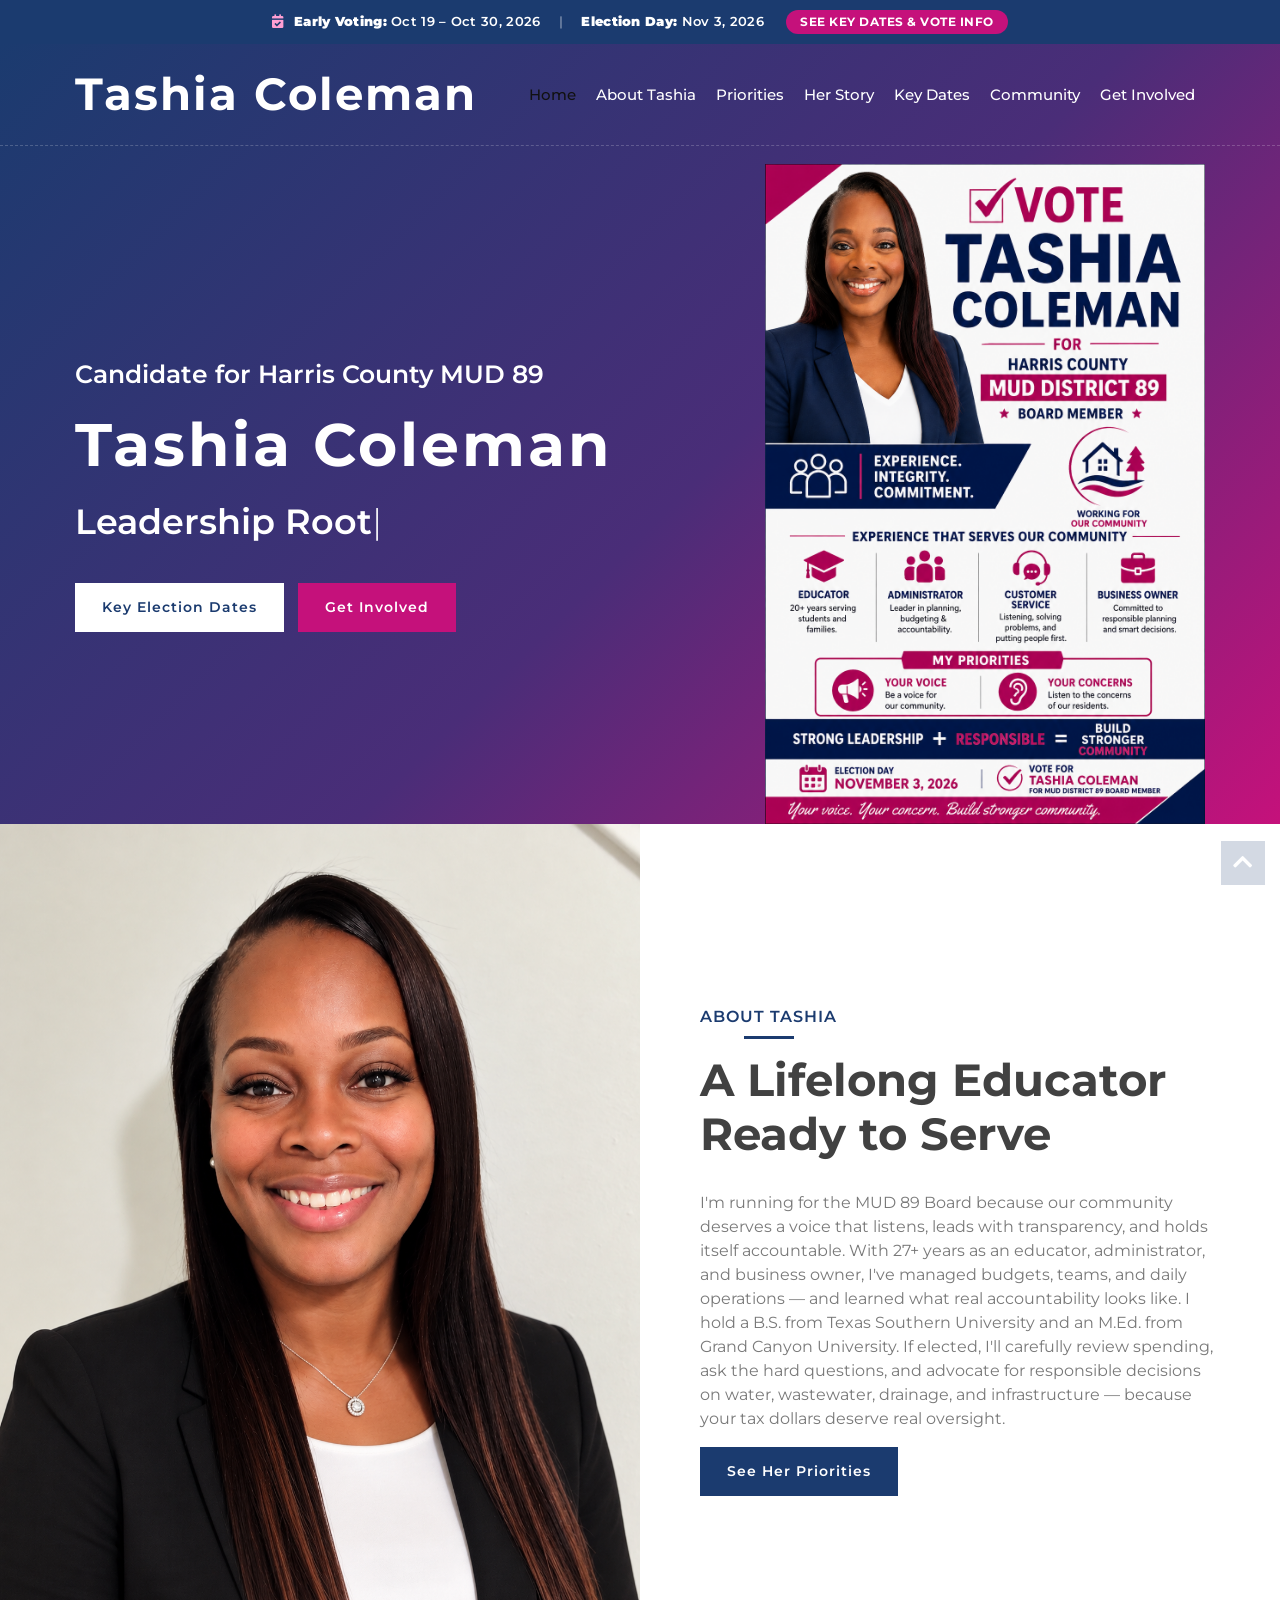
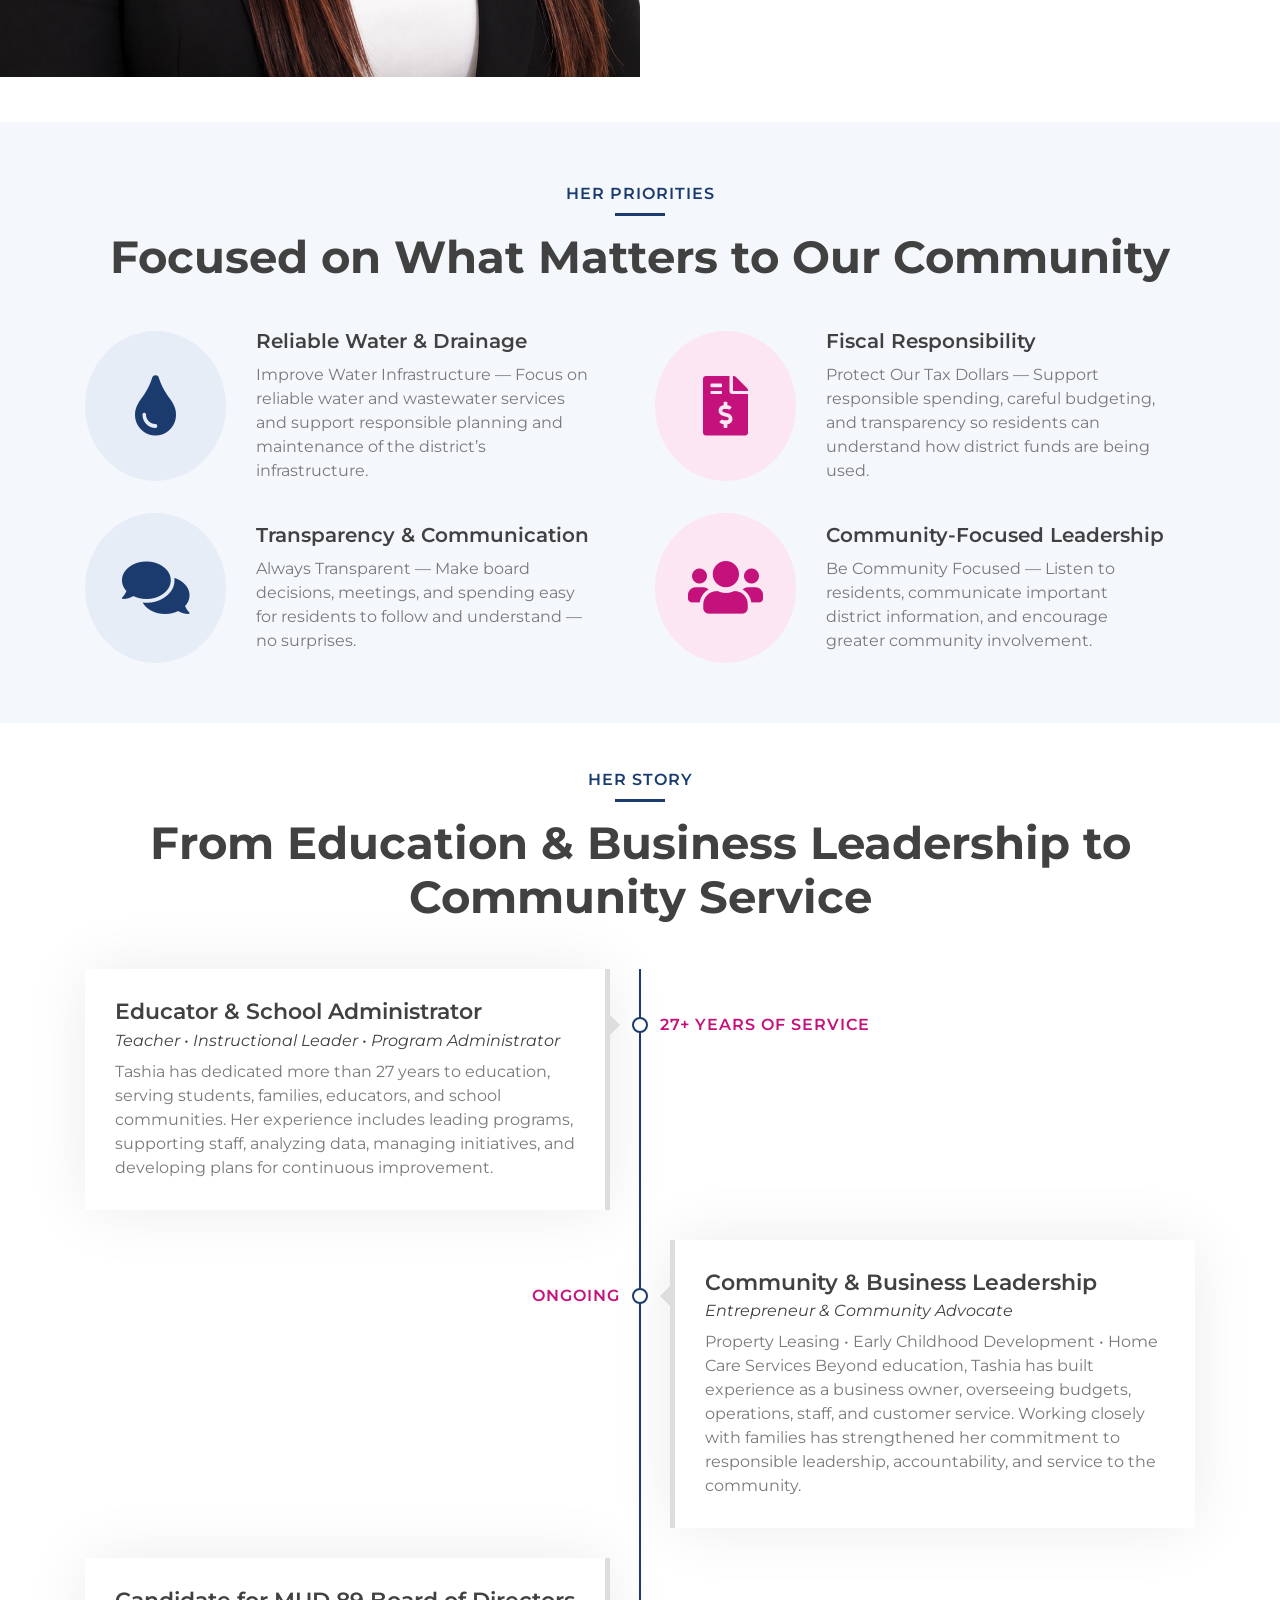
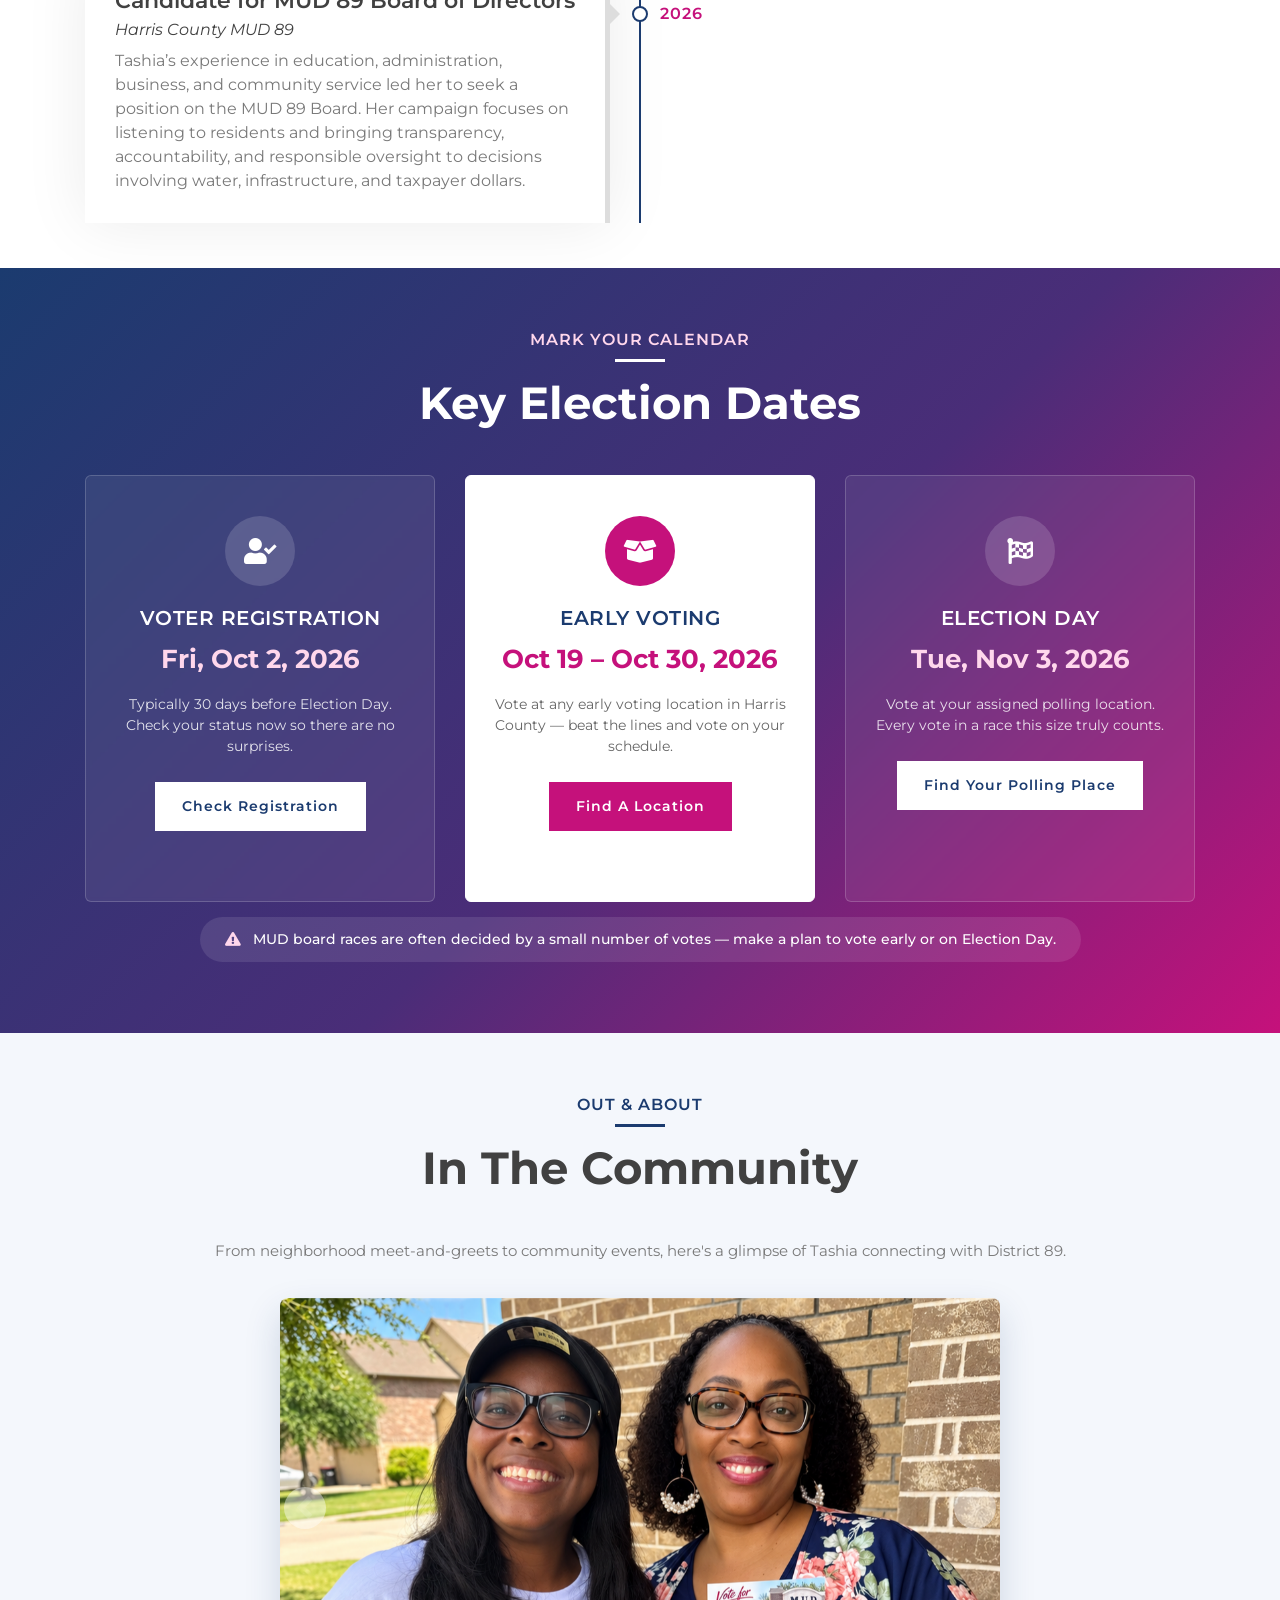
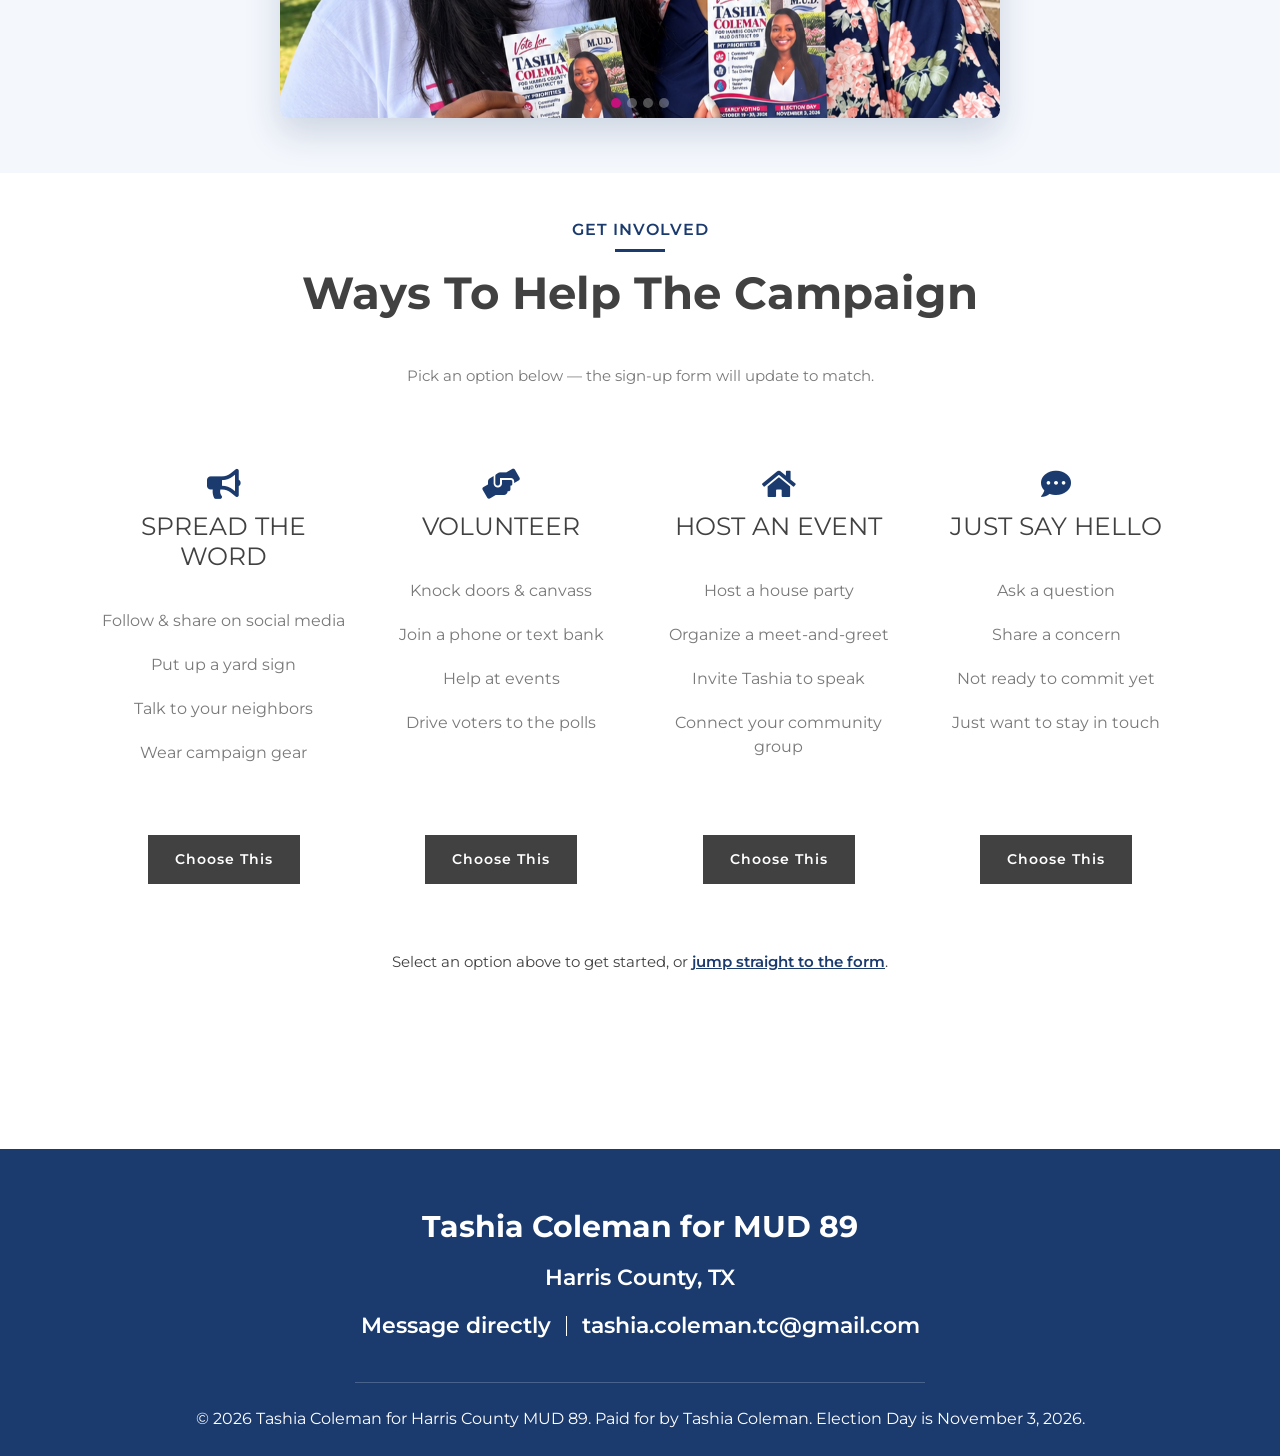
<file: index.html>
<!DOCTYPE html>
<html lang="en">
    <head>
        <meta charset="utf-8">
        <title>Tashia Coleman for Harris County MUD 89</title>
        <meta content="width=device-width, initial-scale=1.0" name="viewport">
        <meta content="Tashia Coleman, Harris County MUD 89, Municipal Utility District, election, early voting" name="keywords">
        <meta content="Tashia Coleman is running for Harris County Municipal Utility District 89. Learn about her background, priorities, and how to vote." name="description">

        <!-- Favicon -->
        <link href="img/favicon-monogram.ico" rel="icon">

        <!-- Google Font -->
        <link href="https://fonts.googleapis.com/css2?family=Montserrat:wght@300;400;500;600;700&display=swap" rel="stylesheet">

        <!-- CSS Libraries -->
        <link href="https://stackpath.bootstrapcdn.com/bootstrap/4.4.1/css/bootstrap.min.css" rel="stylesheet">
        <link href="https://cdnjs.cloudflare.com/ajax/libs/font-awesome/5.10.0/css/all.min.css" rel="stylesheet">
        <link href="lib/animate/animate.min.css" rel="stylesheet">

        <!-- Template Stylesheet -->
        <link href="css/style.css" rel="stylesheet">
        <!-- Google tag (gtag.js) -->
        <script async src="https://www.googletagmanager.com/gtag/js?id=G-0HP3XFN639"></script>
        <script>
            window.dataLayer = window.dataLayer || [];
            function gtag(){dataLayer.push(arguments);}
            gtag('js', new Date());

            gtag('config', 'G-0HP3XFN639');
        </script>
    </head>
    <body data-spy="scroll" data-target=".navbar" data-offset="51">
        <!-- Announcement Bar Start -->
        <div class="announcement-bar">
            <div class="container-fluid">
                <p>
                    <i class="fa fa-calendar-check"></i>
                    <span><strong>Early Voting:</strong> Oct 19 – Oct 30, 2026</span>
                    <span class="divider">|</span>
                    <span><strong>Election Day:</strong> Nov 3, 2026</span>
                    <a href="#dates">See Key Dates &amp; Vote Info</a>
                </p>
            </div>
        </div>
        <!-- Announcement Bar End -->

        <!-- Nav Bar Start -->
        <div class="navbar navbar-expand-lg bg-light navbar-light">
            <div class="container-fluid">
                <a href="index.html" class="navbar-brand">Tashia Coleman</a>
                <button type="button" class="navbar-toggler" data-toggle="collapse" data-target="#navbarCollapse">
                    <span class="navbar-toggler-icon"></span>
                </button>

                <div class="collapse navbar-collapse justify-content-between" id="navbarCollapse">
                    <div class="navbar-nav ml-auto">
                        <a href="#home" class="nav-item nav-link active">Home</a>
                        <a href="#about" class="nav-item nav-link">About Tashia</a>
                        <a href="#service" class="nav-item nav-link">Priorities</a>
                        <a href="#experience" class="nav-item nav-link">Her Story</a>
                        <a href="#dates" class="nav-item nav-link">Key Dates</a>
                        <a href="#community" class="nav-item nav-link">Community</a>
                        <a href="#price" class="nav-item nav-link">Get Involved</a>
                    </div>
                </div>
            </div>
        </div>
        <!-- Nav Bar End -->


        <!-- Hero Start -->
        <div class="hero" id="home">
            <div class="container-fluid">
                <div class="row align-items-center">
                    <div class="col-sm-12 col-md-6">
                        <div class="hero-content">
                            <div class="hero-text">
                                <p>Candidate for Harris County MUD 89</p>
                                <h1>Tashia Coleman</h1>
                                <h2></h2>
                                <div class="typed-text">Leadership Rooted in Service., Focused on Community., Bringing Decades of Leadership, Business Experience, and Community Service to MUD 89., Election Day is November 3rd 2026</div>
                            </div>
                            <div class="hero-btn">
                                <a class="btn" href="#dates">Key Election Dates</a>
                                <a class="btn btn-magenta" href="#price">Get Involved</a>
                            </div>
<!--                            <div class="hero-social">-->
<!--                                <a href="#" target="_blank" rel="noopener" aria-label="Facebook"><i class="fab fa-facebook-f"></i> <span>Follow the campaign</span></a>-->
<!--                            </div>-->
                        </div>
                    </div>
                    <div class="col-sm-12 col-md-6 d-none d-md-block">
                        <div class="hero-image">
                            <img src="img/primary_flyer.png" alt="Hero Image">
                        </div>
                    </div>
                </div>
            </div>
        </div>
        <!-- Hero End -->


        <!-- About Start -->
        <div class="about wow fadeInUp" data-wow-delay="0.1s" id="about">
            <div class="container-fluid">
                <div class="row align-items-center">
                    <div class="col-lg-6">
                        <div class="about-img">
                            <img src="img/hero_photo.png" alt="Image">
                        </div>
                    </div>
                    <div class="col-lg-6">
                        <div class="about-content">
                            <div class="section-header text-left">
                                <p>About Tashia</p>
                                <h2>A Lifelong Educator Ready to Serve</h2>
                            </div>
                            <div class="about-text">
                                <p>

                                    I'm running for the MUD 89 Board because our community deserves a voice that listens, leads with transparency, and holds itself accountable.

                                    With 27+ years as an educator, administrator, and business owner, I've managed budgets, teams, and daily operations — and learned what real accountability looks like. I hold a B.S. from Texas Southern University and an M.Ed. from Grand Canyon University.

                                    If elected, I'll carefully review spending, ask the hard questions, and advocate for responsible decisions on water, wastewater, drainage, and infrastructure — because your tax dollars deserve real oversight.
                                </p>
                            </div>
                            <a class="btn" href="#service">See Her Priorities</a>
                        </div>
                    </div>
                </div>
            </div>
        </div>
        <!-- About End -->
        
        
        <!-- Service Start -->
        <div class="service" id="service">
            <div class="container">
                <div class="section-header text-center wow zoomIn" data-wow-delay="0.1s">
                    <p>Her Priorities</p>
                    <h2>Focused on What Matters to Our Community</h2>
                </div>
                <div class="row">
                    <div class="col-lg-6 wow fadeInUp" data-wow-delay="0.0s">
                        <div class="service-item">
                            <div class="service-icon">
                                <i class="fas fa-tint"></i>
                            </div>
                            <div class="service-text">
                                <h3>Reliable Water &amp; Drainage</h3>
                                <p>
                                    Improve Water Infrastructure — Focus on reliable water and wastewater services and support responsible planning and maintenance of the district’s infrastructure.
                                </p>
                            </div>
                        </div>
                    </div>
                    <div class="col-lg-6 wow fadeInUp" data-wow-delay="0.2s">
                        <div class="service-item">
                            <div class="service-icon">
                                <i class="fas fa-file-invoice-dollar"></i>
                            </div>
                            <div class="service-text">
                                <h3>Fiscal Responsibility</h3>
                                <p>
                                    Protect Our Tax Dollars — Support responsible spending, careful budgeting, and transparency so residents can understand how district funds are being used.
                                </p>
                            </div>
                        </div>
                    </div>
                    <div class="col-lg-6 wow fadeInUp" data-wow-delay="0.4s">
                        <div class="service-item">
                            <div class="service-icon">
                                <i class="fas fa-comments"></i>
                            </div>
                            <div class="service-text">
                                <h3>Transparency &amp; Communication</h3>
                                <p>
                                    Always Transparent — Make board decisions, meetings, and spending easy for residents to follow and understand — no surprises.
                                </p>
                            </div>
                        </div>
                    </div>
                    <div class="col-lg-6 wow fadeInUp" data-wow-delay="0.6s">
                        <div class="service-item">
                            <div class="service-icon">
                                <i class="fas fa-users"></i>
                            </div>
                            <div class="service-text">
                                <h3>Community-Focused Leadership</h3>
                                <p>
                                    Be Community Focused — Listen to residents, communicate important district information, and encourage greater community involvement.
                                </p>
                            </div>
                        </div>
                    </div>
                </div>
            </div>
        </div>
        <!-- Service End -->
        
        
         <!-- Experience Start -->
        <div class="experience" id="experience">
            <div class="container">
                <header class="section-header text-center wow zoomIn" data-wow-delay="0.1s">
                    <p>Her Story</p>
                    <h2>From Education & Business Leadership to Community Service</h2>
                </header>
                <div class="timeline">
                    <div class="timeline-item left wow slideInLeft" data-wow-delay="0.1s">
                        <div class="timeline-text">
                            <div class="timeline-date">27+ Years of Service</div>
                            <h2>Educator & School Administrator</h2>
                            <h4>Teacher • Instructional Leader • Program Administrator</h4>
                            <p>
                                Tashia has dedicated more than 27 years to education, serving students, families, educators, and school communities. Her experience includes leading programs, supporting staff, analyzing data, managing initiatives, and developing plans for continuous improvement.
                            </p>
                        </div>
                    </div>
                    <div class="timeline-item right wow slideInRight" data-wow-delay="0.1s">
                        <div class="timeline-text">
                            <div class="timeline-date">Ongoing</div>
                            <h2>Community & Business Leadership</h2>
                            <h4>Entrepreneur & Community Advocate</h4>
                            <p>Property Leasing • Early Childhood Development • Home Care Services
                                Beyond education, Tashia has built experience as a business owner, overseeing budgets, operations, staff, and customer service. Working closely with families has strengthened her commitment to responsible leadership, accountability, and service to the community.</p>
                        </div>
                    </div>
                    <div class="timeline-item left wow slideInLeft" data-wow-delay="0.1s">
                        <div class="timeline-text">
                            <div class="timeline-date">2026</div>
                            <h2>Candidate for MUD 89 Board of Directors</h2>
                            <h4>Harris County MUD 89</h4>
                            <p>
                                Tashia’s experience in education, administration, business, and community service led her to seek a position on the MUD 89 Board. Her campaign focuses on listening to residents and bringing transparency, accountability, and responsible oversight to decisions involving water, infrastructure, and taxpayer dollars.                            </p>
                        </div>
                    </div>
                </div>
            </div>
        </div>
        <!-- Job Experience End -->
        
        
        <!-- Key Dates Start -->
        <div class="key-dates" id="dates">
            <div class="container">
                <div class="section-header text-center wow zoomIn" data-wow-delay="0.1s">
                    <p>Mark Your Calendar</p>
                    <h2>Key Election Dates</h2>
                </div>
                <div class="row">
                    <div class="col-md-4 wow fadeInUp" data-wow-delay="0.0s">
                        <div class="date-card">
                            <div class="date-card-icon"><i class="fa fa-user-check"></i></div>
                            <h3>Voter Registration</h3>
                            <div class="date-card-date">Fri, Oct 2, 2026</div>
                            <p>Typically 30 days before Election Day. Check your status now so there are no surprises.</p>
                            <a class="btn" href="https://www.hctax.net/Voter/Search.cshtml" target="_blank" rel="noopener">Check Registration</a>
                        </div>
                    </div>
                    <div class="col-md-4 wow fadeInUp" data-wow-delay="0.2s">
                        <div class="date-card date-card-featured">
                            <div class="date-card-icon"><i class="fa fa-box-open"></i></div>
                            <h3>Early Voting</h3>
                            <div class="date-card-date">Oct 19 – Oct 30, 2026</div>
                            <p>Vote at any early voting location in Harris County — beat the lines and vote on your schedule.</p>
                            <a class="btn" href="https://www.harrisvotes.com/" target="_blank" rel="noopener">Find A Location</a>
                        </div>
                    </div>
                    <div class="col-md-4 wow fadeInUp" data-wow-delay="0.4s">
                        <div class="date-card">
                            <div class="date-card-icon"><i class="fa fa-flag-checkered"></i></div>
                            <h3>Election Day</h3>
                            <div class="date-card-date">Tue, Nov 3, 2026</div>
                            <p>Vote at your assigned polling location. Every vote in a race this size truly counts.</p>
                            <a class="btn" href="hhttps://www.harrisvotes.com/Voter/Whats-on-my-Ballot" target="_blank" rel="noopener">Find Your Polling Place</a>
                        </div>
                    </div>
                </div>
                <div class="key-dates-note text-center">
                    <p>
                        <i class="fa fa-exclamation-triangle"></i>
                        MUD board races are often decided by a small number of votes — make a plan to vote early or on Election Day.
                    </p>
                </div>
            </div>
        </div>
        <!-- Key Dates End -->
        
        
        <!-- Community Start -->
        <div class="community" id="community">
            <div class="container">
                <div class="section-header text-center wow zoomIn" data-wow-delay="0.1s">
                    <p>Out &amp; About</p>
                    <h2>In The Community</h2>
                </div>
                <p class="text-center choice-instructions">From neighborhood meet-and-greets to community events, here's a glimpse of Tashia connecting with District 89.</p>

                <!-- Bootstrap's built-in carousel component (already loaded via
                     bootstrap.bundle.min.js) -- no custom JS needed at all. -->
                <div id="communityCarousel" class="carousel slide community-bs-carousel" data-ride="carousel" data-interval="6000">
                    <ol class="carousel-indicators">
                        <li data-target="#communityCarousel" data-slide-to="0" class="active"></li>
                        <li data-target="#communityCarousel" data-slide-to="1"></li>
                        <li data-target="#communityCarousel" data-slide-to="2"></li>
                        <li data-target="#communityCarousel" data-slide-to="3"></li>
                    </ol>
                    <div class="carousel-inner">
                        <div class="carousel-item active">
                            <img src="img/community_photo_2.png" class="d-block w-100" alt="Photo 1">
                        </div>
                        <div class="carousel-item">
                            <img src="img/community_photo_1.png" class="d-block w-100" alt="Photo 2">
                        </div>
                        <div class="carousel-item">
                            <img src="img/door_knocking_1.png" class="d-block w-100" alt="Photo 3">
                        </div>
                        <div class="carousel-item">
                            <img src="img/door_knocking_2.png" class="d-block w-100" alt="Photo 4">
                        </div>
                        <div class="carousel-item">
                            <img src="img/door_knocking_3.png" class="d-block w-100" alt="Photo 5">
                        </div>
                        <div class="carousel-item">
                            <img src="img/primary_flyer.png" class="d-block w-100" alt="Photo 6">
                        </div>
                    </div>
                    <a class="carousel-control-prev" href="#communityCarousel" role="button" data-slide="prev">
                        <span class="carousel-control-prev-icon" aria-hidden="true"></span>
                        <span class="sr-only">Previous</span>
                    </a>
                    <a class="carousel-control-next" href="#communityCarousel" role="button" data-slide="next">
                        <span class="carousel-control-next-icon" aria-hidden="true"></span>
                        <span class="sr-only">Next</span>
                    </a>
                </div>
            </div>
        </div>
        <!-- Community End -->
        <div class="price" id="price">
            <div class="container">
                <div class="section-header text-center wow zoomIn" data-wow-delay="0.1s">
                    <p>Get Involved</p>
                    <h2>Ways To Help The Campaign</h2>
                </div>
                <p class="text-center choice-instructions">Pick an option below — the sign-up form will update to match.</p>
                <div class="row justify-content-center">
                    <div class="col-md-3 col-sm-6 wow fadeInUp" data-wow-delay="0.1s">
                        <div class="price-item choice-card" data-interest="Spread the Word" tabindex="0" role="button" aria-pressed="false">
                            <div class="price-header">
                                <div class="price-title">
                                    <i class="fa fa-bullhorn choice-icon"></i>
                                    <h2>Spread The Word</h2>
                                </div>
                            </div>
                            <div class="price-body">
                                <div class="price-description">
                                    <ul>
                                        <li>Follow &amp; share on social media</li>
                                        <li>Put up a yard sign</li>
                                        <li>Talk to your neighbors</li>
                                        <li>Wear campaign gear</li>
                                    </ul>
                                </div>
                            </div>
                            <div class="price-footer">
                                <div class="price-action">
                                    <span class="btn choice-btn">Choose This</span>
                                </div>
                            </div>
                        </div>
                    </div>
                    <div class="col-md-3 col-sm-6 wow fadeInUp" data-wow-delay="0.2s">
                        <div class="price-item choice-card" data-interest="Volunteer" tabindex="0" role="button" aria-pressed="false">
                            <div class="price-header">
                                <div class="price-title">
                                    <i class="fa fa-hands-helping choice-icon"></i>
                                    <h2>Volunteer</h2>
                                </div>
                            </div>
                            <div class="price-body">
                                <div class="price-description">
                                    <ul>
                                        <li>Knock doors &amp; canvass</li>
                                        <li>Join a phone or text bank</li>
                                        <li>Help at events</li>
                                        <li>Drive voters to the polls</li>
                                    </ul>
                                </div>
                            </div>
                            <div class="price-footer">
                                <div class="price-action">
                                    <span class="btn choice-btn">Choose This</span>
                                </div>
                            </div>
                        </div>
                    </div>
                    <div class="col-md-3 col-sm-6 wow fadeInUp" data-wow-delay="0.3s">
                        <div class="price-item choice-card" data-interest="Host an Event" tabindex="0" role="button" aria-pressed="false">
                            <div class="price-header">
                                <div class="price-title">
                                    <i class="fa fa-home choice-icon"></i>
                                    <h2>Host an Event</h2>
                                </div>
                            </div>
                            <div class="price-body">
                                <div class="price-description">
                                    <ul>
                                        <li>Host a house party</li>
                                        <li>Organize a meet-and-greet</li>
                                        <li>Invite Tashia to speak</li>
                                        <li>Connect your community group</li>
                                    </ul>
                                </div>
                            </div>
                            <div class="price-footer">
                                <div class="price-action">
                                    <span class="btn choice-btn">Choose This</span>
                                </div>
                            </div>
                        </div>
                    </div>
                    <div class="col-md-3 col-sm-6 wow fadeInUp" data-wow-delay="0.4s">
                        <div class="price-item choice-card" data-interest="Just Have a Question" tabindex="0" role="button" aria-pressed="false">
                            <div class="price-header">
                                <div class="price-title">
                                    <i class="fa fa-comment-dots choice-icon"></i>
                                    <h2>Just Say Hello</h2>
                                </div>
                            </div>
                            <div class="price-body">
                                <div class="price-description">
                                    <ul>
                                        <li>Ask a question</li>
                                        <li>Share a concern</li>
                                        <li>Not ready to commit yet</li>
                                        <li>Just want to stay in touch</li>
                                    </ul>
                                </div>
                            </div>
                            <div class="price-footer">
                                <div class="price-action">
                                    <span class="btn choice-btn">Choose This</span>
                                </div>
                            </div>
                        </div>
                    </div>
                </div>

                <!-- Volunteer Signup / Contact Form (Netlify Forms) -->
                <div class="row justify-content-center" id="signup" style="margin-top: 20px;">
                    <div class="col-lg-8">
                        <div class="signup-status">
                            <span id="signup-status-text">Select an option above to get started, or <button type="button" id="signup-status-fallback" class="link-btn">jump straight to the form</button>.</span>
                        </div>
                        <div class="contact-form" id="signup-form-wrap">
                            <div class="section-header text-center">
                                <p>Get In Touch</p>
                                <h2 id="signup-heading">Sign Up Or Send A Message</h2>
                            </div>
                            <!--
                                This form uses Netlify Forms, which works on Netlify's free tier
                                with no backend or database required. Submissions are collected
                                automatically in your Netlify site dashboard under Forms, and you
                                can turn on an email notification (Site settings > Forms > Form
                                notifications) so every new signup is emailed to you. From the
                                dashboard you can also export all submissions to a CSV file at
                                any time, which works well as a simple mailing list.
                            -->
                            <form name="volunteer-signup" method="POST" data-netlify="true" netlify-honeypot="bot-field" action="/thank-you.html">
                                <input type="hidden" name="form-name" value="volunteer-signup" />
                                <p class="d-none">
                                    <label>Don't fill this out if you're human: <input name="bot-field" /></label>
                                </p>
                                <div class="form-row-grid">
                                    <div class="control-group control-icon">
                                        <i class="fa fa-user"></i>
                                        <input type="text" class="form-control" name="name" placeholder="Your Name" required="required" />
                                    </div>
                                    <div class="control-group control-icon">
                                        <i class="fa fa-phone"></i>
                                        <input type="tel" class="form-control" name="phone" placeholder="Your Phone (optional)" />
                                    </div>
                                    <div class="control-group control-icon">
                                        <i class="fa fa-envelope"></i>
                                        <input type="email" class="form-control" name="email" placeholder="Your Email" required="required" />
                                    </div>
                                    <div class="control-group control-icon">
                                        <i class="fa fa-map-marker-alt"></i>
                                        <input type="text" class="form-control" name="zip" placeholder="Zip Code (optional)" />
                                    </div>
                                </div>
                                <div class="control-group control-icon">
                                    <i class="fa fa-hand-point-right"></i>
                                    <select class="form-control" name="interest" id="signup-interest">
                                        <option value="">How would you like to help?</option>
                                        <option value="Spread the Word">Spread the Word</option>
                                        <option value="Volunteer">Volunteer</option>
                                        <option value="Host an Event">Host an Event</option>
                                        <option value="Just Have a Question">Just Have a Question</option>
                                        <option value="Not sure yet">Not sure yet</option>
                                    </select>
                                </div>
                                <div class="control-group control-icon control-icon-top">
                                    <i class="fa fa-pen"></i>
                                    <textarea class="form-control" name="message" placeholder="Message (optional)"></textarea>
                                </div>
                                <div class="text-center">
                                    <button class="btn submit-btn" type="submit"><i class="fa fa-paper-plane"></i> Submit</button>
                                </div>
                            </form>
                        </div>
                    </div>
                </div>
            </div>
        </div>
        <!-- Get Involved End -->


        <!-- Footer Start -->
        <div class="footer wow fadeIn" data-wow-delay="0.3s">
            <div class="container-fluid">
                <div class="container">
                    <div class="footer-info">
                        <h2>Tashia Coleman for MUD 89</h2>
                        <h3>Harris County, TX</h3>
                        <div class="footer-menu">
                            <p>Message directly</p>
                            <p>tashia.coleman.tc@gmail.com</p>
                        </div>
<!--                        <div class="footer-social">-->
<!--                            <a href=""><i class="fab fa-facebook-f"></i></a>-->
<!--                            <a href=""><i class="fab fa-instagram"></i></a>-->
<!--                        </div>-->
                    </div>
                </div>
                <div class="container copyright">
                    <p>&copy; 2026 Tashia Coleman for Harris County MUD 89. Paid for by Tashia Coleman. Election Day is November 3, 2026.</p>
                </div>
            </div>
        </div>
        <!-- Footer End -->
        
        
        <!-- Back to top button -->
        <a href="#" class="btn back-to-top"><i class="fa fa-chevron-up"></i></a>
        
        
        <!-- Pre Loader -->
        <div id="loader" class="show">
            <div class="loader"></div>
        </div>

        
        <!-- JavaScript Libraries -->
        <script src="https://code.jquery.com/jquery-3.4.1.min.js"></script>
        <script src="https://stackpath.bootstrapcdn.com/bootstrap/4.4.1/js/bootstrap.bundle.min.js"></script>
        <script src="lib/easing/easing.min.js"></script>
        <script src="lib/wow/wow.min.js"></script>
        <script src="lib/waypoints/waypoints.min.js"></script>
        <script src="lib/typed/typed.min.js"></script>
        
        <!-- Template Javascript -->
        <script src="js/main.js"></script>
    </body>
</html>
</file>
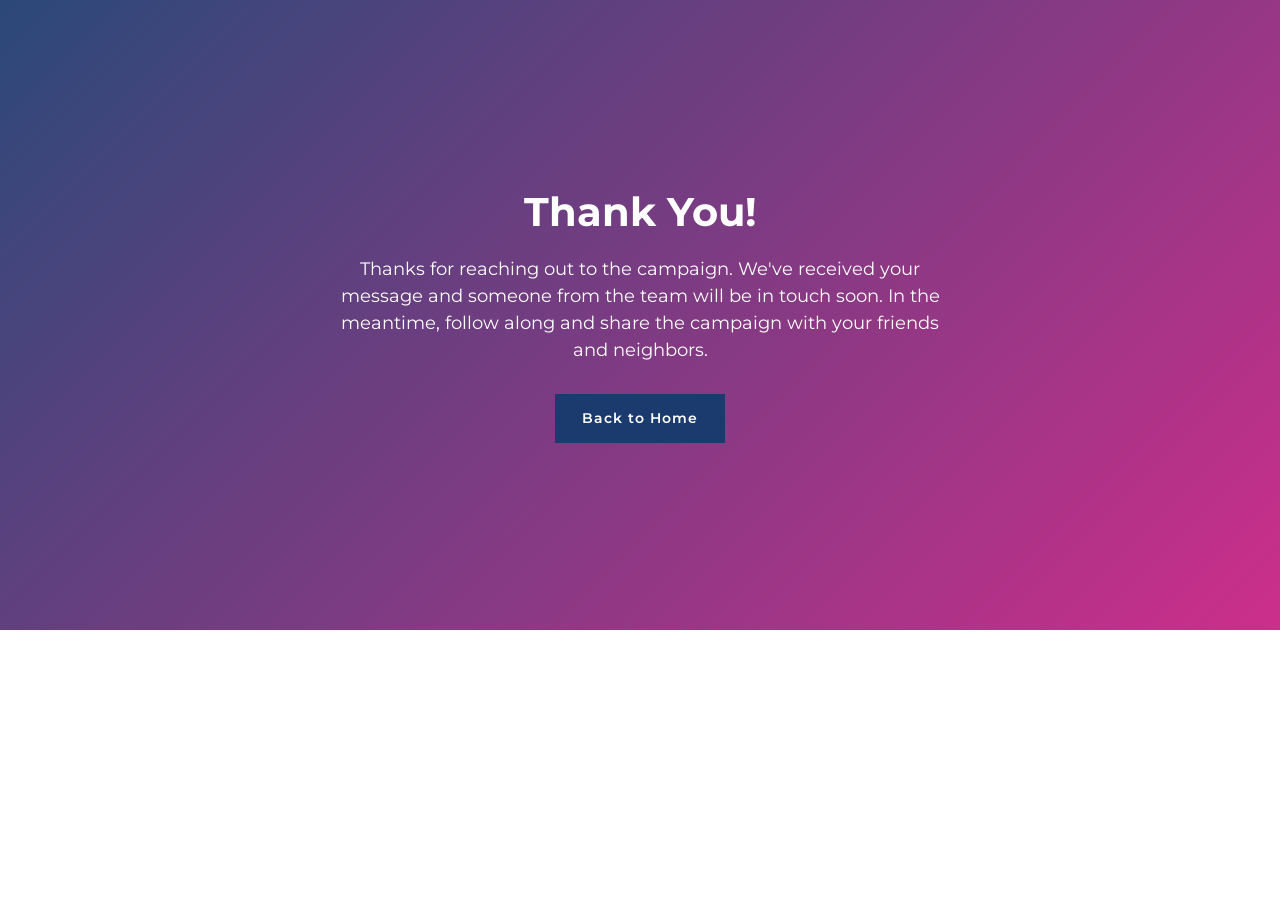
<file: thank-you.html>
<!DOCTYPE html>
<html lang="en">
    <head>
        <meta charset="utf-8">
        <title>Thank You | Jordan Casey for District 4</title>
        <meta content="width=device-width, initial-scale=1.0" name="viewport">

        <link href="https://fonts.googleapis.com/css2?family=Montserrat:wght@300;400;500;600;700&display=swap" rel="stylesheet">
        <link href="https://stackpath.bootstrapcdn.com/bootstrap/4.4.1/css/bootstrap.min.css" rel="stylesheet">
        <link href="css/style.css" rel="stylesheet">

        <style>
            .thankyou-wrap {
                min-height: 70vh;
                display: flex;
                align-items: center;
                justify-content: center;
                text-align: center;
                padding: 60px 20px;
                background: linear-gradient(135deg, rgba(27, 59, 111, .93), rgba(197, 17, 123, .88));
            }
            .thankyou-wrap h1 {
                color: #ffffff;
                font-weight: 700;
                margin-bottom: 20px;
            }
            .thankyou-wrap p {
                color: #ffffff;
                font-size: 18px;
                max-width: 600px;
                margin: 0 auto 30px auto;
            }
        </style>
    </head>
    <body>
        <div class="thankyou-wrap">
            <div>
                <h1>Thank You!</h1>
                <p>
                    Thanks for reaching out to the campaign. We've received your message and
                    someone from the team will be in touch soon. In the meantime, follow along
                    and share the campaign with your friends and neighbors.
                </p>
                <a class="btn" href="/">Back to Home</a>
            </div>
        </div>
    </body>
</html>
</file>
<file: css/style.css>
/*******************************/
/*** Global Box-Sizing Reset ***/
/*******************************/
/* Ensures padding/border are included IN an element's declared width,
   instead of added on top of it. Without this, rules like
   "width: 100%; padding-left: 38px;" (used by the mobile timeline layout)
   render wider than their container and cause the whole page to scroll
   horizontally on mobile. */
*,
*::before,
*::after {
    box-sizing: border-box;
}

html,
body {
    max-width: 100%;
    overflow-x: hidden;
}


/*******************************/
/****** Choice Cards / Form ****/
/*******************************/
.choice-instructions {
    color: #797979;
    font-size: 15px;
    margin-bottom: 35px;
}

.choice-card {
    cursor: pointer;
    outline: none;
    border: 2px solid transparent;
    -webkit-tap-highlight-color: transparent;
}

.choice-card .choice-icon {
    display: block;
    font-size: 30px;
    color: #1B3B6F;
    margin-bottom: 12px;
}

.choice-card:hover,
.choice-card:focus-visible {
    border-color: #1B3B6F;
    box-shadow: 0 15px 30px rgba(27, 59, 111, .15);
    transform: translateY(-4px);
}

/* Fallback for browsers without :focus-visible support (keeps a focus
   indicator for keyboard users; harmless no-op elsewhere). */
.choice-card:focus:not(:hover):not(.choice-selected) {
    border-color: #1B3B6F;
}

.choice-card.choice-selected {
    border-color: #C5117B;
    box-shadow: 0 15px 30px rgba(197, 17, 123, .2);
    transform: none;
}

.choice-card .choice-btn {
    pointer-events: none;
}

.choice-card.choice-selected .price-action .choice-btn {
    background: #C5117B;
    box-shadow: inset 0 0 0 50px #C5117B;
    border-color: #C5117B;
}

.choice-card.choice-selected .choice-icon {
    color: #C5117B;
}

.signup-status {
    text-align: center;
    margin-bottom: 20px;
    font-size: 15px;
    color: #414141;
}

.signup-status strong {
    color: #C5117B;
}

.link-btn {
    background: none;
    border: none;
    padding: 0;
    color: #1B3B6F;
    font-weight: 600;
    text-decoration: underline;
    cursor: pointer;
}

.link-btn:hover {
    color: #C5117B;
}

#signup-form-wrap {
    transition: max-height .4s ease, opacity .3s ease, margin .3s ease;
    overflow: hidden;
}

#signup-form-wrap.form-hidden {
    max-height: 0;
    opacity: 0;
    pointer-events: none;
    margin: 0;
}

.contact-form {
    max-width: 700px;
    margin: 0 auto;
    padding: 45px 40px;
    background: #ffffff;
    border-radius: 10px;
    box-shadow: 0 20px 45px rgba(27, 59, 111, .12);
    border-top: 5px solid #C5117B;
}

.form-row-grid {
    display: grid;
    grid-template-columns: 1fr 1fr;
    gap: 0 20px;
}

@media (max-width: 575.98px) {
    .form-row-grid {
        grid-template-columns: 1fr;
    }
    .contact-form {
        padding: 35px 22px;
    }
}

.control-icon {
    position: relative;
    margin-bottom: 20px;
}

.control-icon .form-control {
    height: 50px;
    border: 1px solid #e0e0e0;
    border-radius: 6px;
    font-size: 14px;
    transition: .3s;
}

.control-icon textarea.form-control {
    height: 110px;
    padding-top: 14px;
    resize: vertical;
}

.control-icon .form-control:focus {
    border-color: #C5117B;
    box-shadow: 0 0 0 3px rgba(197, 17, 123, .12);
}

.control-icon > i {
    position: absolute;
    top: 18px;
    left: 18px;
    color: #C5117B;
    font-size: 15px;
}

.control-icon.control-icon-top > i {
    top: 18px;
}

.control-icon .form-control,
.control-icon select.form-control {
    padding-left: 42px;
}

.submit-btn {
    padding: 14px 40px;
}

.submit-btn i {
    margin-right: 8px;
}



.community {
    position: relative;
    width: 100%;
    padding: 60px 0 55px 0;
    background: #f4f7fc;
}

.key-dates {
    position: relative;
    width: 100%;
    padding: 60px 0 55px 0;
    background: linear-gradient(135deg, #1B3B6F 0%, #4a2d78 55%, #C5117B 100%);
}

.key-dates .section-header p {
    color: #ffd7ec;
}

.key-dates .section-header p::after {
    background: #ffffff;
}

.key-dates .section-header h2 {
    color: #ffffff;
}

.key-dates .row {
    margin-top: 10px;
}

.date-card {
    position: relative;
    height: 100%;
    margin-bottom: 30px;
    padding: 40px 25px;
    text-align: center;
    background: rgba(255, 255, 255, .07);
    border: 1px solid rgba(255, 255, 255, .18);
    border-radius: 6px;
    backdrop-filter: blur(2px);
    transition: .3s;
}

.date-card:hover {
    background: rgba(255, 255, 255, .13);
    transform: translateY(-5px);
}

.date-card-featured {
    background: #ffffff;
    border-color: #ffffff;
}

.date-card-icon {
    width: 70px;
    height: 70px;
    margin: 0 auto 20px auto;
    display: flex;
    align-items: center;
    justify-content: center;
    border-radius: 50%;
    background: rgba(255, 255, 255, .15);
    font-size: 26px;
    color: #ffffff;
}

.date-card-featured .date-card-icon {
    background: #C5117B;
    color: #ffffff;
}

.date-card h3 {
    color: #ffffff;
    font-size: 20px;
    font-weight: 600;
    text-transform: uppercase;
    letter-spacing: .5px;
    margin-bottom: 10px;
}

.date-card-featured h3 {
    color: #1B3B6F;
}

.date-card-date {
    font-size: 26px;
    font-weight: 700;
    color: #ffd7ec;
    margin-bottom: 15px;
}

.date-card-featured .date-card-date {
    color: #C5117B;
}

.date-card p {
    color: rgba(255, 255, 255, .85);
    font-size: 14px;
    margin-bottom: 25px;
}

.date-card-featured p {
    color: #666666;
}

.date-card .btn {
    background: #ffffff;
    color: #1B3B6F;
    box-shadow: inset 0 0 0 50px #ffffff;
}

.date-card .btn:hover {
    background: transparent;
    color: #ffffff;
    box-shadow: inset 0 0 0 0 #ffffff;
    border-color: #ffffff;
}

.date-card-featured .btn {
    background: #C5117B;
    color: #ffffff;
    box-shadow: inset 0 0 0 50px #C5117B;
    border-color: #C5117B;
}

.date-card-featured .btn:hover {
    background: transparent;
    color: #C5117B;
    box-shadow: inset 0 0 0 0 #C5117B;
}

.key-dates-note {
    margin-top: 15px;
}

.key-dates-note p {
    display: inline-block;
    padding: 12px 25px;
    background: rgba(255, 255, 255, .1);
    border-radius: 30px;
    color: #ffffff;
    font-size: 14px;
    font-weight: 500;
}

.key-dates-note i {
    color: #ffd7ec;
    margin-right: 8px;
}



.announcement-bar {
    background: #1B3B6F;
    padding: 10px 0;
    text-align: center;
}

.announcement-bar p {
    margin: 0;
    color: #ffffff;
    font-size: 13px;
    font-weight: 600;
    letter-spacing: .3px;
}

.announcement-bar i {
    color: #ff9fd3;
    margin-right: 6px;
}

.announcement-bar .divider {
    display: inline-block;
    margin: 0 14px;
    opacity: .4;
}

.announcement-bar a {
    display: inline-block;
    margin-left: 18px;
    padding: 3px 14px;
    background: #C5117B;
    color: #ffffff;
    border-radius: 20px;
    font-size: 12px;
    font-weight: 700;
    text-transform: uppercase;
    letter-spacing: .5px;
}

.announcement-bar a:hover {
    background: #ffffff;
    color: #C5117B;
}

@media (max-width: 767.98px) {
    .announcement-bar .divider {
        display: block;
        opacity: 0;
        margin: 4px 0;
    }
    .announcement-bar a {
        display: block;
        margin: 8px auto 0 auto;
        width: max-content;
    }
}



body {
    color: #797979;
    background: #ffffff;
    font-family: 'Montserrat', sans-serif;
}

h1,
h2, 
h3, 
h4,
h5, 
h6 {
    color: #414141;
}

a {
    color: #313131;
    transition: .3s;
}

a:hover,
a:active,
a:focus {
    color: #1B3B6F;
    outline: none;
    text-decoration: none;
}

.btn:focus,
.form-control:focus {
    box-shadow: none;
}

.container-fluid {
    max-width: 1366px;
}

.btn {
    padding: 12px 25px;
    font-size: 14px;
    font-weight: 600;
    letter-spacing: 1px;
    color: #ffffff;
    background: #1B3B6F;
    border: 2px solid transparent;
    border-radius: 0;
    box-shadow: inset 0 0 0 50px #1B3B6F;
    transition: ease-out 0.3s;
    -webkit-transition: ease-out 0.3s;
    -moz-transition: ease-out 0.3s;
}

.btn:hover {
    color: #1B3B6F;
    background: transparent;
    box-shadow: inset 0 0 0 0 #1B3B6F;
    border-color: #1B3B6F;
}

#loader {
    position: fixed;
    top: 0;
    right: 0;
    bottom: 0;
    left: 0;
    display: flex;
    align-items: center;
    justify-content: center;
    background: #ffffff;
    opacity: 0;
    visibility: hidden;
    -webkit-transition: opacity .3s ease-out, visibility 0s linear .3s;
    -o-transition: opacity .3s ease-out, visibility 0s linear .3s;
    transition: opacity .3s ease-out, visibility 0s linear .3s;
    z-index: 999;
}

#loader.show {
    -webkit-transition: opacity .6s ease-out, visibility 0s linear 0s;
    -o-transition: opacity .6s ease-out, visibility 0s linear 0s;
    transition: opacity .6s ease-out, visibility 0s linear 0s;
    visibility: visible;
    opacity: 1;
}

#loader .loader {
    position: relative;
    width: 45px;
    height: 45px;
    border: 5px solid #dddddd;
    border-top: 5px solid #1B3B6F;
    border-radius: 50%;
    -webkit-animation: spin 2s linear infinite;
    animation: spin 2s linear infinite;
}

@-webkit-keyframes spin {
    0% { -webkit-transform: rotate(0deg); }
    100% { -webkit-transform: rotate(360deg); }
}

@keyframes spin {
    0% { transform: rotate(0deg); }
    100% { transform: rotate(360deg); }
}

.back-to-top {
    position: fixed;
    display: none;
    width: 44px;
    height: 44px;
    padding: 8px 0;
    text-align: center;
    line-height: 1;
    font-size: 22px;
    right: 15px;
    bottom: 15px;
    z-index: 9;
}

.back-to-top i {
    color: #ffffff;
}

.back-to-top:hover i {
    color: #414141;
}


/**********************************/
/*********** Nav Bar CSS **********/
/**********************************/
.navbar {
    position: relative;
    transition: .5s;
    z-index: 999;
}

.navbar.nav-sticky {
    position: fixed;
    top: 0;
    width: 100%;
    box-shadow: 0 2px 5px rgba(0, 0, 0, .3);
}

.navbar .navbar-brand {
    margin: 0;
    font-size: 45px;
    line-height: 0px;
    font-weight: 700;
    letter-spacing: 2px;
    transition: .5s;
    
}

.navbar .navbar-brand img {
    max-width: 100%;
    max-height: 40px;
}

.navbar .dropdown-menu {
    margin-top: 0;
    border: 0;
    border-radius: 0;
    background: #f8f9fa;
}

@media (min-width: 992px) {
    .navbar {
        position: absolute;
        width: 100%;
        padding: 30px 60px;
        background: transparent !important;
        border-bottom: 1px dashed rgba(256, 256, 256, .2);
        z-index: 9;
    }
    
    .navbar.nav-sticky {
        padding: 10px 60px;
        background: #ffffff !important;
    }
    
    .navbar .navbar-brand {
        color: #ffffff;
    }
    
    .navbar.nav-sticky .navbar-brand {
        color: #1B3B6F;
    }

    .navbar-light .navbar-nav .nav-link,
    .navbar-light .navbar-nav .nav-link:focus {
        padding: 10px 10px 8px 10px;
        color: #ffffff;
        font-size: 15px;
        font-weight: 500;
    }
    
    .navbar-light.nav-sticky .navbar-nav .nav-link,
    .navbar-light.nav-sticky .navbar-nav .nav-link:focus {
        color: #414141;
    }

    .navbar-light .navbar-nav .nav-link:hover,
    .navbar-light .navbar-nav .nav-link.active {
        color: #111111;
    }
    
    .navbar-light.nav-sticky .navbar-nav .nav-link:hover,
    .navbar-light.nav-sticky .navbar-nav .nav-link.active {
        color: #1B3B6F;
    }
}

@media (min-width: 992px) and (max-width: 1199.98px) {
    .navbar .navbar-brand {
        font-size: 30px;
    }

    .navbar-light .navbar-nav .nav-link,
    .navbar-light .navbar-nav .nav-link:focus {
        padding: 10px 6px 8px 6px;
        font-size: 13px;
    }
}

@media (max-width: 991.98px) {   
    .navbar {
        padding: 12px 15px;
        background: #ffffff !important;
    }
    
    .navbar .navbar-brand {
        font-size: 26px;
        color: #1B3B6F;
    }
    
    .navbar .navbar-nav {
        margin-top: 15px;
        max-height: 70vh;
        overflow-y: auto;
    }
    
    .navbar a.nav-link {
        padding: 8px 5px;
    }
    
    .navbar .dropdown-menu {
        box-shadow: none;
    }
}

@media (max-width: 400px) {
    .navbar .navbar-brand {
        font-size: 20px;
    }
}


/*******************************/
/********** Hero CSS ***********/
/*******************************/
.hero {
    position: relative;
    width: 100%;
    margin-bottom: 45px;
    padding: 120px 0 0 0;
    overflow: hidden;
    background: linear-gradient(135deg, #1B3B6F 0%, #4a2d78 55%, #C5117B 100%);
}

.hero .container-fluid {
    padding: 0;
}

.hero .hero-image {
    position: relative;
    text-align: right;
    padding-right: 75px;
}

.hero .hero-image img {
    max-width: 80%;
    max-height: 80%;
}

.hero .hero-content {
    position: relative;
    padding-left: 75px;
    display: flex;
    align-items: flex-start;
    justify-content: center;
    flex-direction: column;
}

.hero .hero-text p {
    color: #ffffff;
    font-size: 25px;
    font-weight: 600;
    margin-bottom: 15px;
}

.hero .hero-text h1 {
    color: #ffffff;
    font-size: 60px;
    font-weight: 700;
    letter-spacing: 3px;
    margin-bottom: 15px;
}

.hero .hero-text h2 {
    display: inline-block;
    margin: 0;
    height: 35px;
    color: #ffffff;
    font-size: 35px;
    font-weight: 600;
}

.hero .hero-text .typed-text {
    display: none;
}

.hero .hero-text .typed-cursor {
    font-size: 35px;
    font-weight: 300;
    color: #ffffff;
}

.hero .hero-btn .btn {
    margin-top: 35px;
    color: #1B3B6F;
    background: #ffffff;
    box-shadow: inset 0 0 0 50px #ffffff;
}

.hero .hero-btn .btn:hover {
    color: #ffffff;
    background: transparent;
    box-shadow: inset 0 0 0 0 #ffffff;
    border-color: #ffffff;
}

.hero .hero-btn .btn:first-child {
    margin-right: 10px;
}

.hero .hero-social {
    margin-top: 25px;
}

.hero .hero-social a {
    display: inline-flex;
    align-items: center;
    gap: 10px;
    color: #ffffff;
    font-weight: 600;
    font-size: 14px;
    letter-spacing: .5px;
    opacity: .9;
}

.hero .hero-social a i {
    width: 34px;
    height: 34px;
    display: inline-flex;
    align-items: center;
    justify-content: center;
    background: rgba(255, 255, 255, .15);
    border-radius: 50%;
    font-size: 15px;
}

.hero .hero-social a:hover {
    color: #ffffff;
    opacity: 1;
}

.hero .hero-social a:hover i {
    background: #C5117B;
}

.hero .hero-btn .btn.btn-magenta {
    color: #ffffff;
    background: #C5117B;
    box-shadow: inset 0 0 0 50px #C5117B;
    border-color: #C5117B;
}

.hero .hero-btn .btn.btn-magenta:hover {
    color: #C5117B;
    background: transparent;
    box-shadow: inset 0 0 0 0 #C5117B;
    border-color: #C5117B;
}

@media (max-width: 991.98px) {
    .hero {
        padding-top: 60px;
    }
    
    .hero .hero-content {
        padding: 0 15px;
    }
    
    .hero .hero-text p {
        font-size: 20px;
    }
    
    .hero .hero-text h1 {
        font-size: 45px;
    }
    
    .hero .hero-text h2 {
        font-size: 25px;
        height: 25px;
    }
    
    .hero .hero-btn .btn {
        padding: 12px 30px;
        letter-spacing: 1px;
    }
}

@media (max-width: 767.98px) {
    .hero {
        padding-top: 60px;
        padding-bottom: 60px;
    }
    
    .hero,
    .hero .hero-text,
    .hero .hero-btn,
    .hero .hero-social {
        width: 100%;
        text-align: center;
    }
    
    .hero .hero-social a {
        justify-content: center;
    }
    
    .hero .hero-text p {
        font-size: 18px;
    }
    
    .hero .hero-text h1 {
        font-size: 35px;
    }
    
    .hero .hero-text h2 {
        font-size: 22px;
        height: 22px;
    }
    
    .hero .hero-btn .btn {
        padding: 10px 15px;
        letter-spacing: 1px;
    }
}

@media (max-width: 575.98px) {
    .hero .hero-text p {
        font-size: 16px;
    }
    
    .hero .hero-text h1 {
        font-size: 30px;
    }
    
    .hero .hero-text h2 {
        font-size: 18px;
        height: 18px;
    }
    
    .hero .hero-btn .btn {
        padding: 8px 10px;
        letter-spacing: 0;
    }
}


/*******************************/
/******* Section Header ********/
/*******************************/
.section-header {
    position: relative;
    margin-bottom: 45px;
}

.section-header p {
    display: inline-block;
    margin-bottom: 14px;
    padding-bottom: 10px;
    position: relative;
    font-size: 16px;
    font-weight: 600;
    letter-spacing: 1px;
    text-transform: uppercase;
    color: #1B3B6F;
}

.section-header p::after {
    content: "";
    position: absolute;
    left: 50%;
    bottom: 0;
    transform: translateX(-50%);
    width: 50px;
    height: 3px;
    background: #1B3B6F;
}

.section-header h2 {
    margin: 0;
    position: relative;
    font-size: 45px;
    font-weight: 700;
}

@media (max-width: 767.98px) {
    .section-header h2 {
        font-size: 30px;
    }
}


/*******************************/
/********** About CSS **********/
/*******************************/
.about {
    position: relative;
    width: 100%;
    margin: -45px 0 45px 0;
}

.about .col-lg-6 {
    padding: 0;
}

.about .section-header {
    margin-bottom: 30px;
}

.about .about-img {
    position: relative;
    height: 100%;
}

.about .about-img img {
    position: relative;
    width: 100%;
    height: 100%;
    object-fit: cover;
}

.about .about-content {
    padding: 0 60px;
}

.about .about-text p {
    font-size: 16px;
}

.about .skills {
    margin-bottom: 30px;
}

.about .skill-name {
    margin-top: 15px;
}

.about .skill-name p {
    display: inline-block;
    margin-bottom: 5px;
    font-size: 16px;
    font-weight: 400;
}

.about .skill-name p:last-child {
    float: right;
}

.about .progress {
    height: 10px;
    border-radius: 10px;
    background: #dddddd;
}

.about .progress .progress-bar {
    width: 0px;
    background: #1B3B6F;
    border-radius: 10px;
    transition: 2s;
}

.about .about-text a.btn {
    margin-top: 15px;
}

@media (max-width: 991.98px) {
    .about .about-content {
        padding: 45px 15px 0 15px;
    }
}


/*******************************/
/******* Experience CSS ********/
/*******************************/
.experience {
    position: relative;
    padding: 45px 0 15px 0;
}

.experience .timeline {
    position: relative;
    width: 100%;
}

.experience .timeline::after {
    content: '';
    position: absolute;
    width: 2px;
    background: #1B3B6F;
    top: 0;
    bottom: 0;
    left: 50%;
    margin-left: -1px;
}

.experience .timeline .timeline-item {
    position: relative;
    background: inherit;
    width: 50%;
    margin-bottom: 30px;
}

.experience .timeline .timeline-item.left {
    left: 0;
    padding-right: 30px;
}

.experience .timeline .timeline-item.right {
    left: 50%;
    padding-left: 30px;
}

.experience .timeline .timeline-item::after {
    content: '';
    position: absolute;
    width: 16px;
    height: 16px;
    top: 48px;
    right: -8px;
    background: #ffffff;
    border: 2px solid #1B3B6F;
    border-radius: 16px;
    z-index: 1;
}

.experience .timeline .timeline-item.right::after {
    left: -8px;
}

.experience .timeline .timeline-item::before {
  content: '';
  position: absolute;
  width: 0;
  height: 0;
  top: 46px;
  right: 10px;
  z-index: 1;
  border: 10px solid;
  border-color: transparent transparent transparent #dddddd;
}

.experience .timeline .timeline-item.right::before {
  left: 10px;
  border-color: transparent #dddddd transparent transparent;
}

.experience .timeline .timeline-date {
    position: absolute;
    width: 100%;
    top: 44px;
    font-size: 16px;
    font-weight: 600;
    color: #C5117B;
    text-transform: uppercase;
    letter-spacing: 1px;
    z-index: 1;
}

.experience .timeline .timeline-item.left .timeline-date {
    text-align: left;
    left: calc(100% + 55px);
}

.experience .timeline .timeline-item.right .timeline-date {
    text-align: right;
    right: calc(100% + 55px);
}

.experience .timeline .timeline-text {
    padding: 30px;
    background: #ffffff;
    position: relative;
    border-right: 5px solid #dddddd;
    box-shadow: 0 0 60px rgba(0, 0, 0, .08);
}

.experience .timeline .timeline-item.right .timeline-text {
    border-right: none;
    border-left: 5px solid #dddddd;
}

.experience .timeline .timeline-text h2 {
    margin: 0 0 5px 0;
    font-size: 22px;
    font-weight: 600;
}

.experience .timeline .timeline-text h4 {
    margin: 0 0 10px 0;
    font-size: 16px;
    font-style: italic;
    font-weight: 400;
}

.experience .timeline .timeline-text p {
    margin: 0;
    font-size: 16px;
}

@media (max-width: 767.98px) {
    .experience .timeline::after {
        left: 8px;
    }

    .experience .timeline .timeline-item {
        width: 100%;
        padding-left: 38px;
    }
    
    .experience .timeline .timeline-item.left {
        padding-right: 0;
    }
    
    .experience .timeline .timeline-item.right {
        left: 0%;
        padding-left: 38px;
    }

    .experience .timeline .timeline-item.left::after, 
    .experience .timeline .timeline-item.right::after {
        left: 0;
    }
    
    .experience .timeline .timeline-item.left::before,
    .experience .timeline .timeline-item.right::before {
        left: 18px;
        border-color: transparent #dddddd transparent transparent;
    }
    
    .experience .timeline .timeline-item.left .timeline-date,
    .experience .timeline .timeline-item.right .timeline-date {
        position: relative;
        top: 0;
        right: auto;
        left: 0;
        text-align: left;
        margin-bottom: 10px;
    }
    
    .experience .timeline .timeline-item.left .timeline-text,
    .experience .timeline .timeline-item.right .timeline-text {
        border-right: none;
        border-left: 5px solid #dddddd;
    }
}


/*******************************/
/********* Service CSS *********/
/*******************************/
.service {
    position: relative;
    width: 100%;
    padding: 60px 0 30px 0;
    background: #f4f7fc;
}

.service .service-item {
    position: relative;
    margin-bottom: 30px;
    display: flex;
    align-items: center;
    box-shadow: inset 0 0 0 0 transparent;
    transition: ease-out 0.5s;
}

.service .service-item:hover {
    box-shadow: inset 800px 0 0 0 #1B3B6F;
}

.service .service-icon {
    position: relative;
    width: 150px;
    min-height: 150px;
    display: flex;
    align-items: center;
    justify-content: center;
    border: none;
    border-radius: 50%;
    background: #e7edf7;
}

.service .col-lg-6:nth-child(2n) .service-icon {
    background: #fbe6f2;
}

.service .col-lg-6:nth-child(2n) .service-icon i {
    color: #C5117B;
}

.service .service-icon i {
    position: relative;
    font-size: 60px;
    color: #1B3B6F;
    transition: .3s;
}

.service .service-item:hover i {
    font-size: 75px;
}

.service .service-text {
    position: relative;
    width: calc(100% - 120px);
    padding: 0 30px;
}

.service .service-text h3 {
    margin-bottom: 10px;
    font-size: 20px;
    font-weight: 600;
    transition: 1s;
}

.service .service-text p {
    margin: 0;
    font-size: 16px;
    transition: 1s;
}

.service .service-item:hover .service-text h3,
.service .service-item:hover .service-text p {
    color: #ffffff;
}

@media (max-width: 575.98px) {
    .service .service-text h3 {
        font-size: 16px;
        margin-bottom: 5px;
    }
    
    .service .service-text p {
        font-size: 14px;
    }
}


/*******************************/
/******** Portfolio CSS ********/
/*******************************/
.portfolio {
    position: relative;
    padding: 45px 0 15px 0;
}

.portfolio #portfolio-filter {
    padding: 0;
    margin: -15px 0 25px 0;
    list-style: none;
    font-size: 0;
    text-align: center;
}

.portfolio #portfolio-filter li {
    cursor: pointer;
    display: inline-block;
    margin: 5px;
    padding: 6px 12px;
    font-size: 14px;
    font-weight: 600;
    color: #ffffff;
    background: #1B3B6F;
    border: 2px solid transparent;
    border-radius: 0;
    box-shadow: inset 0 0 0 50px #1B3B6F;
    transition: ease-out 0.3s;
    -webkit-transition: ease-out 0.3s;
    -moz-transition: ease-out 0.3s;
}

.portfolio #portfolio-filter li:hover,
.portfolio #portfolio-filter li.filter-active {
    color: #1B3B6F;
    background: transparent;
    box-shadow: inset 0 0 0 0 #1B3B6F;
    border-color: #1B3B6F;
}

.portfolio .portfolio-item {
    position: relative;
}

.portfolio .portfolio-wrap {
    position: relative;
    width: 100%;
}

.portfolio .portfolio-img {
    position: relative;
    overflow: hidden;
}

.portfolio .portfolio-img img {
    position: relative;
    width: 100%; 
    height: 100%; 
    object-fit: cover;
    transform: scale(1.1);
    transition: .5s;
}

.portfolio .portfolio-item:hover img {
    margin-left: 15px;
}

.portfolio .portfolio-text {
    position: relative;
    height: 60px;
    width: calc(100% - 30px);
    margin: -30px 15px 30px 15px;
    display: flex;
    align-items: center;
    background: #ffffff;
    box-shadow: 0 0 15px rgba(0, 0, 0, .12);
}

.portfolio .portfolio-text h3 {
    width: calc(100% - 70px);
    font-size: 18px;
    font-weight: 600;
    margin: 0 0 0 15px;
    white-space: nowrap;
    overflow: hidden;
}

.portfolio .portfolio-text a.btn {
    width: 50px;
    height: 50px;
    padding: 0 0 2px 1px;
    display: flex;
    align-items: center;
    justify-content: center;
    font-size: 45px;
    font-weight: 100;
}

.portfolio .portfolio-item:hover a.btn {
    color: #1B3B6F;
    background: transparent;
    box-shadow: inset 0 0 0 0 #1B3B6F;
    border-color: #1B3B6F;
}


/*******************************/
/********* Banner CSS **********/
/*******************************/
.banner {
    position: relative;
    width: 100%;
    margin: 45px 0;
    padding: 90px 0;
    background: #1B3B6F;
}

.banner .container {
    max-width: 750px;
    text-align: center;
}

.banner .section-header {
    margin-bottom: 20px;
}

.banner .section-header p {
    color: #ffd7ec;
}

.banner .section-header p::after {
    background: #ffffff;
}

.banner .section-header h2 {
    color: #ffffff;
}

.banner .section-header h2 span {
    color: #414141;
    font-size: 50px;
}

.banner .banner-text p {
    font-size: 18px;
    color: #ffffff;
}

.banner .banner-text .btn {
    margin-top: 15px;
    color: #1B3B6F;
    background: #ffffff;
    box-shadow: inset 0 0 0 50px #ffffff;
}

.banner .banner-text .btn:hover {
    color: #ffffff;
    background: transparent;
    box-shadow: inset 0 0 0 0 #ffffff;
    border-color: #ffffff;
}


/*******************************/
/********* Pricing CSS *********/
/*******************************/
.price {
    position: relative;
    width: 100%;
    padding: 45px 0 15px 0;
}

.price .row {
    padding: 0 15px;
}

.price .col-md-4 {
    padding: 0;
}

.price .price-item {
    position: relative;
    height: 100%;
    margin-bottom: 30px;
    display: flex;
    flex-direction: column;
    background: #ffffff;
}

.price .price-body {
    flex: 1 1 auto;
}

.price .price-footer {
    margin-top: auto;
}

.price .featured-item {
    box-shadow: 0 0 30px rgba(0, 0, 0, .2);
    z-index: 1;
}

.price .price-header,
.price .price-body,
.price .price-footer {
    position: relative;
    text-align: center;
}

.price .price-header {
    padding: 45px 0 30px 0;
    color: #414141;
}

.price .price-item.featured-item .price-header {
    color: #C5117B;
}

.price .price-title h2 {
    font-size: 25px;
    font-weight: 400;
    text-transform: uppercase;
}

.price .price-prices h2 {
    font-size: 45px;
    font-weight: 700;
    margin-left: 10px;
}

.price .price-prices h2 small {
    position: absolute;
    font-size: 18px;
    font-weight: 400;
    margin-top: 9px;
    margin-left: -12px;
}

.price .price-prices h2 span {
    margin-left: 1px;
    font-size: 18px;
    font-weight: 400;
}

.price .price-item.featured-item h2 {
    color: #C5117B;
}

.price .price-body {
    padding: 0 0 20px 0;
}

.price .price-description ul {
    margin: 0;
    padding: 0;
    list-style: none;
}

.price .price-description ul li {
    padding: 0 0 20px 0;
}

.price .price-item .price-action {
    padding-bottom: 45px;
}

.price .price-item .price-action .btn {
    color: #ffffff;
    background: #414141;
    box-shadow: inset 0 0 0 50px #414141;
}

.price .price-item .price-action .btn:hover {
    color: #414141;
    background: transparent;
    box-shadow: inset 0 0 0 0 #414141;
    border-color: #414141;
}

.price .price-item.featured-item .price-action .btn {
    color: #ffffff;
    background: #C5117B;
    box-shadow: inset 0 0 0 50px #C5117B;
}

.price .price-item.featured-item .price-action .btn:hover {
    color: #C5117B;
    background: transparent;
    box-shadow: inset 0 0 0 0 #C5117B;
    border-color: #C5117B;
}


/*******************************/
/*********** Team CSS **********/
/*******************************/
.team {
    position: relative;
    width: 100%;
    padding: 45px 0 15px 0;
}

.team .team-item {
    position: relative;
    background: #ffffff;
    margin-bottom: 30px;
    display: flex;
    align-items: center;
    justify-content: flex-start;
    box-shadow: inset 0 0 0 0 transparent;
    transition: ease-out 0.5s;
}

.team .team-img {
    position: relative;
    width: 50%;
    overflow: hidden;
}

.team .team-img img {
    position: relative;
    width: 100%;
    transition: .5s;
}

.team .team-text {
    position: relative;
    width: 50%;
    padding: 0 30px;
}

.team .team-text h2 {
    color: #1B3B6F;
    font-size: 18px;
    font-weight: 600;
    margin-bottom: 5px;
    transition: 1s;
}

.team .team-text h4 {
    font-size: 14px;
    font-weight: 600;
    margin-bottom: 15px;
    transition: 1s;
}

.team .team-text p {
    margin-bottom: 20px;
    transition: 1s;
}

.team .team-social {
    position: relative;
    display: flex;
    align-items: center;
    justify-content: flex-start;
}

.team .team-social a.btn {
    width: 35px;
    height: 35px;
    padding: 0;
    display: flex;
    align-items: center;
    justify-content: center;
    font-size: 14px;
    font-weight: normal;
    margin-right: 5px;
}

.team .team-item:hover {
    box-shadow: inset 800px 0 0 0 #1B3B6F;
}

.team .team-item:hover .team-img img {
    transform: scale(1.2);
}

.team .team-item:hover .team-text h2,
.team .team-item:hover .team-text h4,
.team .team-item:hover .team-text p {
    color: #ffffff;
}

.team .team-item:hover .team-social a.btn {
    background: #ffffff;
}

.team .team-item:hover .team-social a.btn:hover {
    border-color: #ffffff;
}

@media(max-width: 575.98px) {
    .team .team-text {
        padding: 0 15px;
    }
    
    .team .team-text h2 {
        font-size: 16px;
        margin-bottom: 0;
    }

    .team .team-text h4 {
        margin-bottom: 5px;
    }

    .team .team-text p {
        font-size: 14px;
        line-height: 18px;
        margin-bottom: 10px;
    }
}


/*******************************/
/******* Testimonial CSS *******/
/*******************************/
.testimonial {
    position: relative;
    margin: 45px 0;
    padding: 90px 0;
    background: #1B3B6F;
}

.testimonial .container {
    max-width: 900px;
}

.testimonial .testimonial-icon {
    margin-bottom: 45px;
    text-align: center;
}

.testimonial .testimonial-icon i {
    font-size: 60px;
    color: rgba(256, 256, 256, .5);
}

.testimonial .testimonial-item {
    position: relative;
    margin: 0 15px;
    text-align: center;
}

.testimonial .testimonial-img {
    position: relative;
    margin-bottom: 15px;
    z-index: 1;
}

.testimonial .testimonial-item img {
    margin: 0 auto;
    width: 120px;
    padding: 10px;
    border: 5px dotted #ffffff;
    border-radius: 100px;
}

.testimonial .testimonial-text {
    position: relative;
    margin-top: -70px;
    padding: 65px 35px 30px 35px;
    text-align: center;
    background: #ffffff;
    border-radius: 500px;
}

.testimonial .testimonial-item p {
    font-size: 18px;
    font-style: italic;
}

.testimonial .testimonial-text h3 {
    color: #1B3B6F;
    font-size: 18px;
    font-weight: 600;
    margin-bottom: 10px;
}

.testimonial .testimonial-text h4 {
    color: #666666;
    font-size: 14px;
    margin-bottom: 0;
}

.testimonial .owl-dots {
    margin-top: 15px;
    text-align: center;
}

.testimonial .owl-dot {
    display: inline-block;
    margin: 0 5px;
    width: 12px;
    height: 12px;
    border-radius: 50%;
    background: rgba(256, 256, 256, .5);
}

.testimonial .owl-dot.active {
    background: #ffffff;
}


/*******************************/
/********* Contact CSS *********/
/*******************************/
.contact {
    position: relative;
    width: 100%;
    margin: 45px 0;
    background: #1B3B6F;
}

.contact .container-fluid {
    background: url(../img/contact.jpg) left center no-repeat;
    background-size: contain;
}

.contact .contact-form {
    position: relative;
    padding: 90px 0 90px 45px;
    background: #1B3B6F;
}

.contact .contact-form input {
    color: #ffffff;
    padding: 15px 0;
    background: none;
    border-radius: 0;
    border: none;
    border-bottom: 1px solid rgba(256, 256, 256, .5);
}

.contact .contact-form textarea {
    color: #ffffff;
    height: 90px;
    padding: 15px 0;
    background: none;
    border-radius: 0;
    border: none;
    border-bottom: 1px solid rgba(256, 256, 256, .5);
}

.contact .contact-form .form-control::placeholder {
    color: #ffffff;
    opacity: 1;
}

.contact .contact-form .form-control:-ms-input-placeholder,
.contact .contact-form .form-control::-ms-input-placeholder {
    color: #ffffff;
}

.contact .contact-form .btn {
    margin-top: 35px;
    color: #1B3B6F;
    background: #ffffff;
    box-shadow: inset 0 0 0 50px #ffffff;
}

.contact .contact-form .btn:hover {
    color: #ffffff;
    background: transparent;
    box-shadow: inset 0 0 0 0 #ffffff;
    border-color: #ffffff;
}

.contact .help-block ul {
    margin: 0;
    padding: 0;
    list-style-type: none;
    font-size: 14px;
    font-style: italic;
    color: #ffffff;
}

@media (max-width: 767.98px) {
    .contact .container-fluid {
        background: none;
    }
    
    .contact .contact-form {
        padding: 90px 0;
    }
}


/*******************************/
/*********** Blog CSS **********/
/*******************************/
.blog {
    position: relative;
    width: 100%;
    padding: 45px 0 15px 0;
}

.blog .blog-item {
    position: relative;
    margin-bottom: 30px;
}

.blog .blog-img {
    position: relative;
    width: 100%;
    overflow: hidden;
}

.blog .blog-img img {
    width: 100%;
    transition: .5s;
}

.blog .blog-item:hover img {
    transform: scale(1.1);
}

.blog .blog-text {
    position: relative;
    padding: 30px;
    border-right: 1px solid rgba(0, 0, 0, .07);
    border-bottom: 1px solid rgba(0, 0, 0, .07);
    border-left: 1px solid rgba(0, 0, 0, .07);
}

.blog .blog-text h2 {
    font-size: 25px;
    font-weight: 600;
}

.blog .blog-text p {
    margin-bottom: 10px;
}

.blog .blog-item a.btn {
    margin-top: 10px;
    padding: 8px 15px;
}

.blog .blog-item a.btn i {
    margin-left: 5px;
}

.blog .blog-meta {
    position: relative;
    display: flex;
    margin-bottom: 15px;
}

.blog .blog-meta p {
    margin: 0 10px 0 0;
    font-size: 13px;
}

.blog .blog-meta i {
    color: #414141;
    margin-right: 5px;
}

.blog .blog-meta p:last-child {
    margin: 0;
}


/*******************************/
/********* Footer CSS **********/
/*******************************/
.footer {
    position: relative;
    margin-top: 45px;
    background: #1B3B6F;
}

.footer .container-fluid {
    padding: 60px 0 0 0;
}

.footer .footer-info {
    position: relative;
    width: 100%;
    text-align: center;
}

.footer .footer-info h2 {
    margin-bottom: 20px;
    font-size: 30px;
    font-weight: 700;
    color: #ffffff;
}

.footer .footer-info h3 {
    margin-bottom: 25px;
    font-size: 22px;
    font-weight: 600;
    color: #ffffff;
}

.footer .footer-menu {
    width: 100%;
    display: flex;
    justify-content: center;
}

.footer .footer-menu p {
    color: #ffffff;
    font-size: 22px;
    font-weight: 600;
    line-height: 20px;
    padding: 0 15px;
    border-right: 1px solid #ffffff;
}

.footer .footer-menu p:last-child {
    border: none;
}

.footer .footer-social {
    position: relative;
    margin-top: 15px;
}

.footer .footer-social a {
    display: inline-block;
}

.footer .footer-social a i {
    margin-right: 15px;
    font-size: 20px;
    color: #ffffff;
    transition: .3s;
}

.footer .footer-social a:last-child i {
    margin: 0;
}

.footer .footer-social a:hover i {
    color: #414141;
}

.footer .copyright {
    position: relative;
    text-align: center;
    margin-top: 30px;
    padding-top: 25px;
    padding-bottom: 25px;
}

.footer .copyright::before {
    position: absolute;
    content: "";
    width: 50%;
    height: 1px;
    top: 0;
    left: 25%;
    background: rgba(256, 256, 256, .2);
}

.footer .copyright p {
    margin: 0;
    color: #ffffff;
}

.footer .copyright .col-md-6:last-child p {
    text-align: right;
}

.footer .copyright p a {
    color: #ffffff;
    font-weight: 600;
}

.footer .copyright p a:hover {
    color: #414141;
}

@media (max-width: 575.98px) {
    .footer .footer-info h2 {
        margin-bottom: 20px;
        font-size: 20px;
        font-weight: 600;
    }

    .footer .footer-info h3 {
        margin-bottom: 20px;
        font-size: 16px;
    }

    .footer .footer-menu {
        flex-wrap: wrap;
        row-gap: 8px;
    }

    .footer .footer-menu p {
        font-size: 16px;
        line-height: 16px;
        padding: 0 5px;
        max-width: 100%;
        word-break: break-word;
        border-right: none;
    }
}

.community-bs-carousel {
    position: relative;
    max-width: 720px;
    margin: 0 auto;
    border-radius: 8px;
    overflow: hidden;
    box-shadow: 0 15px 35px rgba(27, 59, 111, .18);
}

.community-bs-carousel .carousel-item img {
    width: 100%;
    height: 420px;
    object-fit: cover;
    object-position: center 20%;
    display: block;
}

.community-bs-carousel .carousel-control-prev,
.community-bs-carousel .carousel-control-next {
    width: 50px;
}

.community-bs-carousel .carousel-control-prev-icon,
.community-bs-carousel .carousel-control-next-icon {
    width: 42px;
    height: 42px;
    background-color: rgba(255, 255, 255, .85);
    border-radius: 50%;
    background-size: 55%;
}

.community-bs-carousel .carousel-indicators {
    margin-bottom: 10px;
}

.community-bs-carousel .carousel-indicators li {
    width: 10px;
    height: 10px;
    border-radius: 50%;
    background-color: rgba(255, 255, 255, .6);
    border: none;
}

.community-bs-carousel .carousel-indicators li.active {
    background-color: #C5117B;
}

@media (max-width: 575.98px) {
    .community-bs-carousel .carousel-item img {
        height: 320px;
    }
    .community-bs-carousel .carousel-control-prev-icon,
    .community-bs-carousel .carousel-control-next-icon {
        width: 34px;
        height: 34px;
    }
}
</file>
